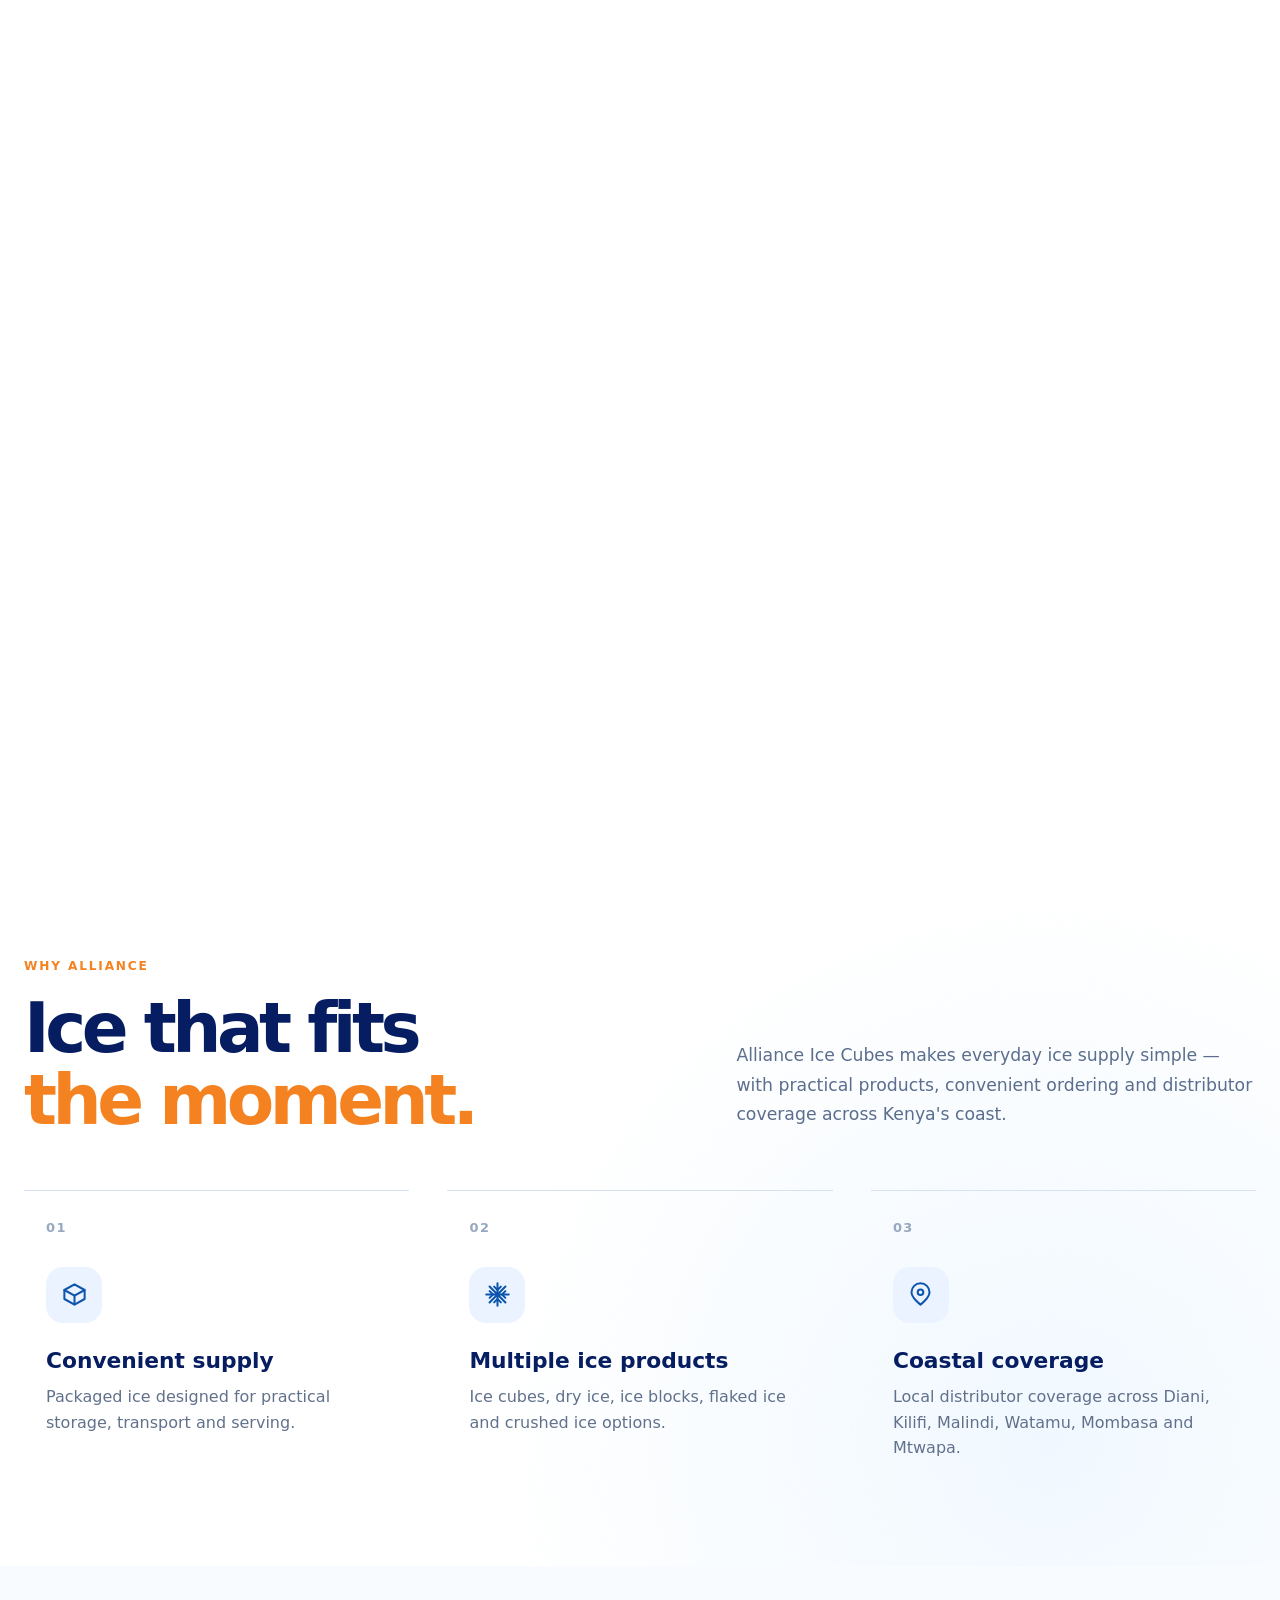
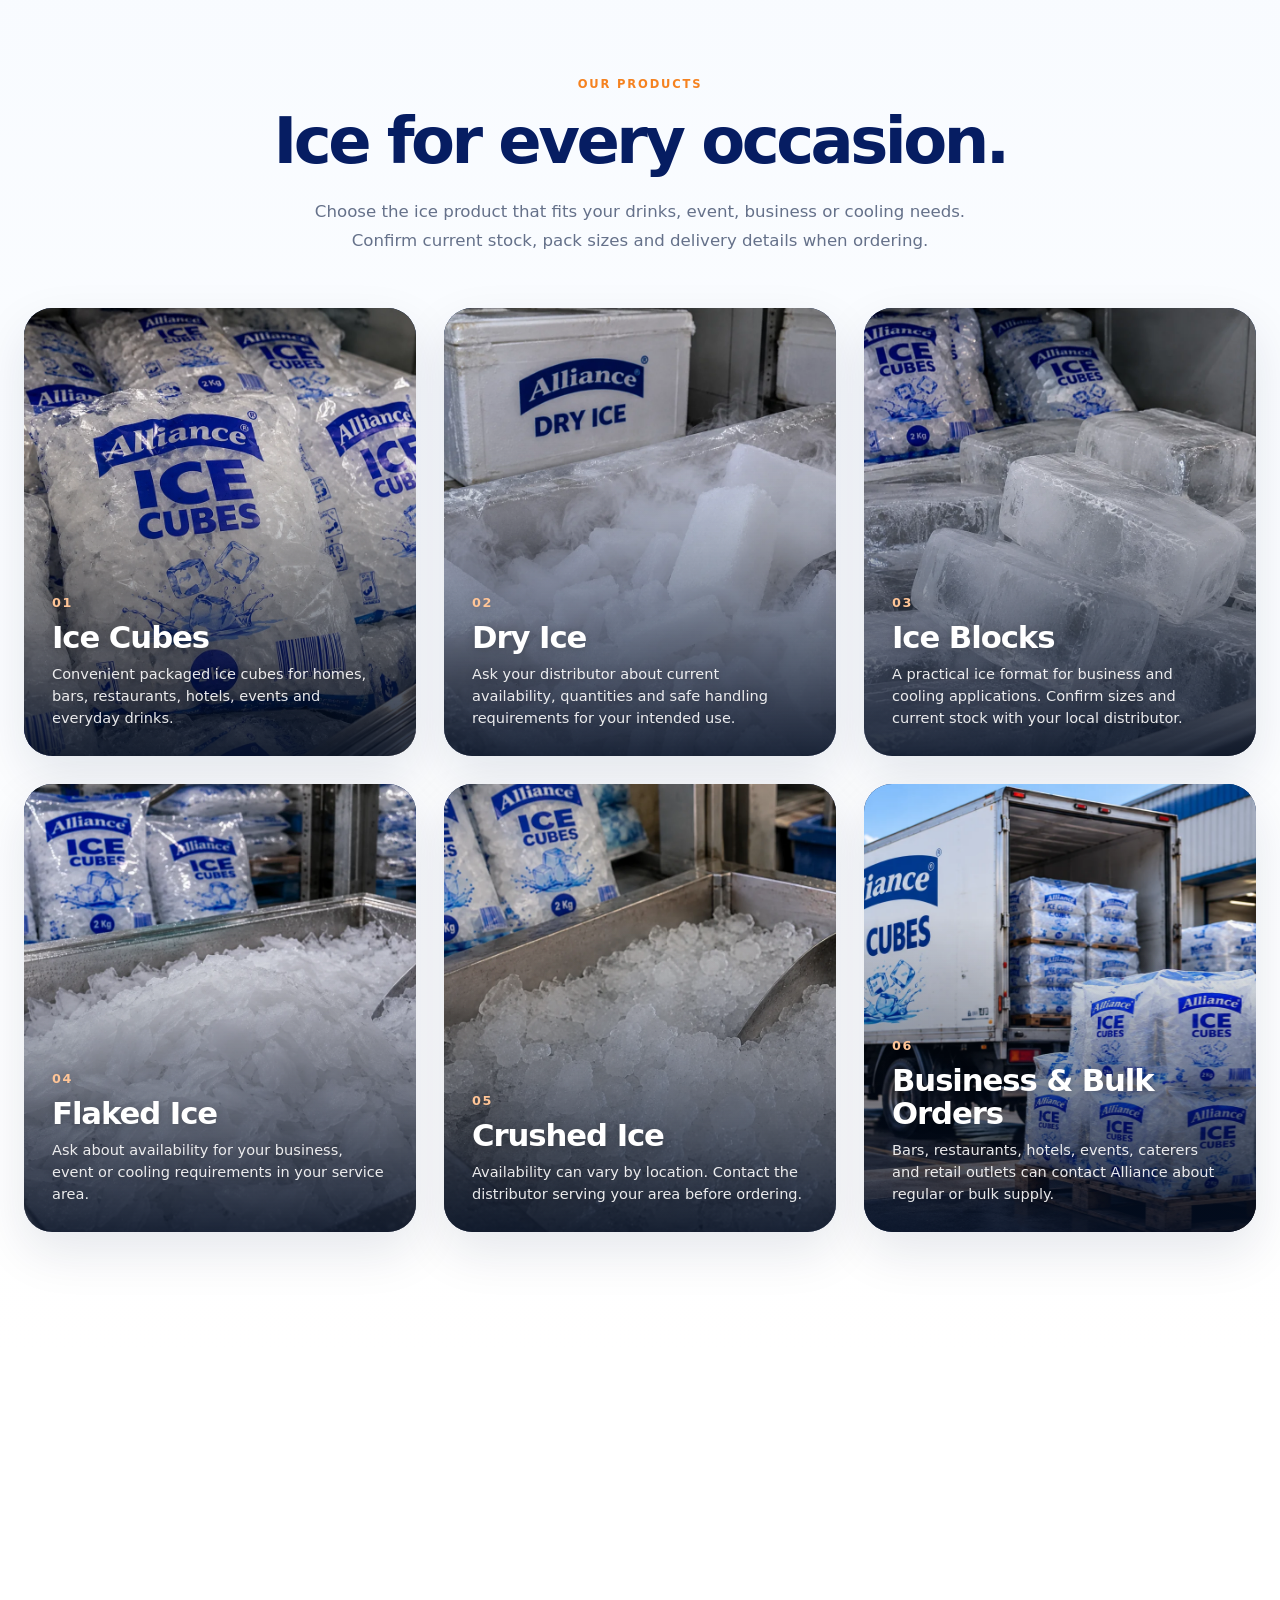
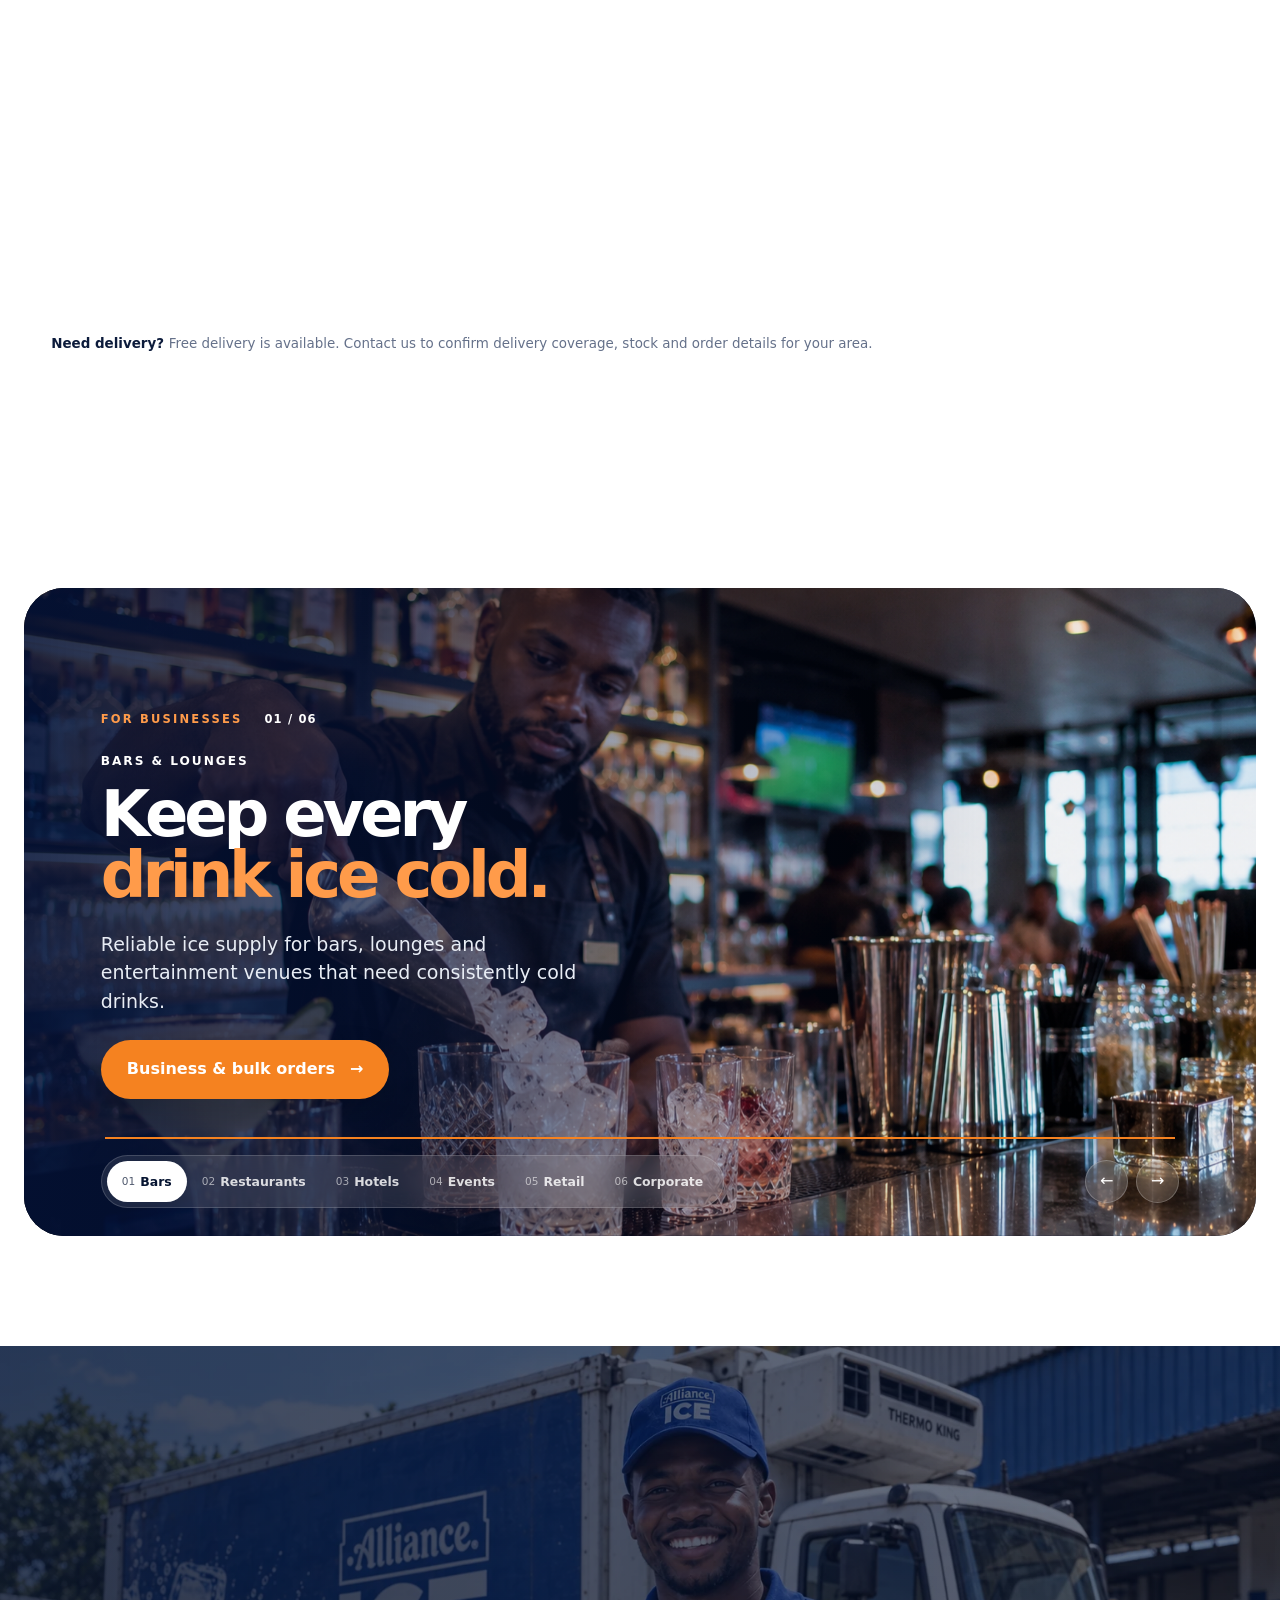
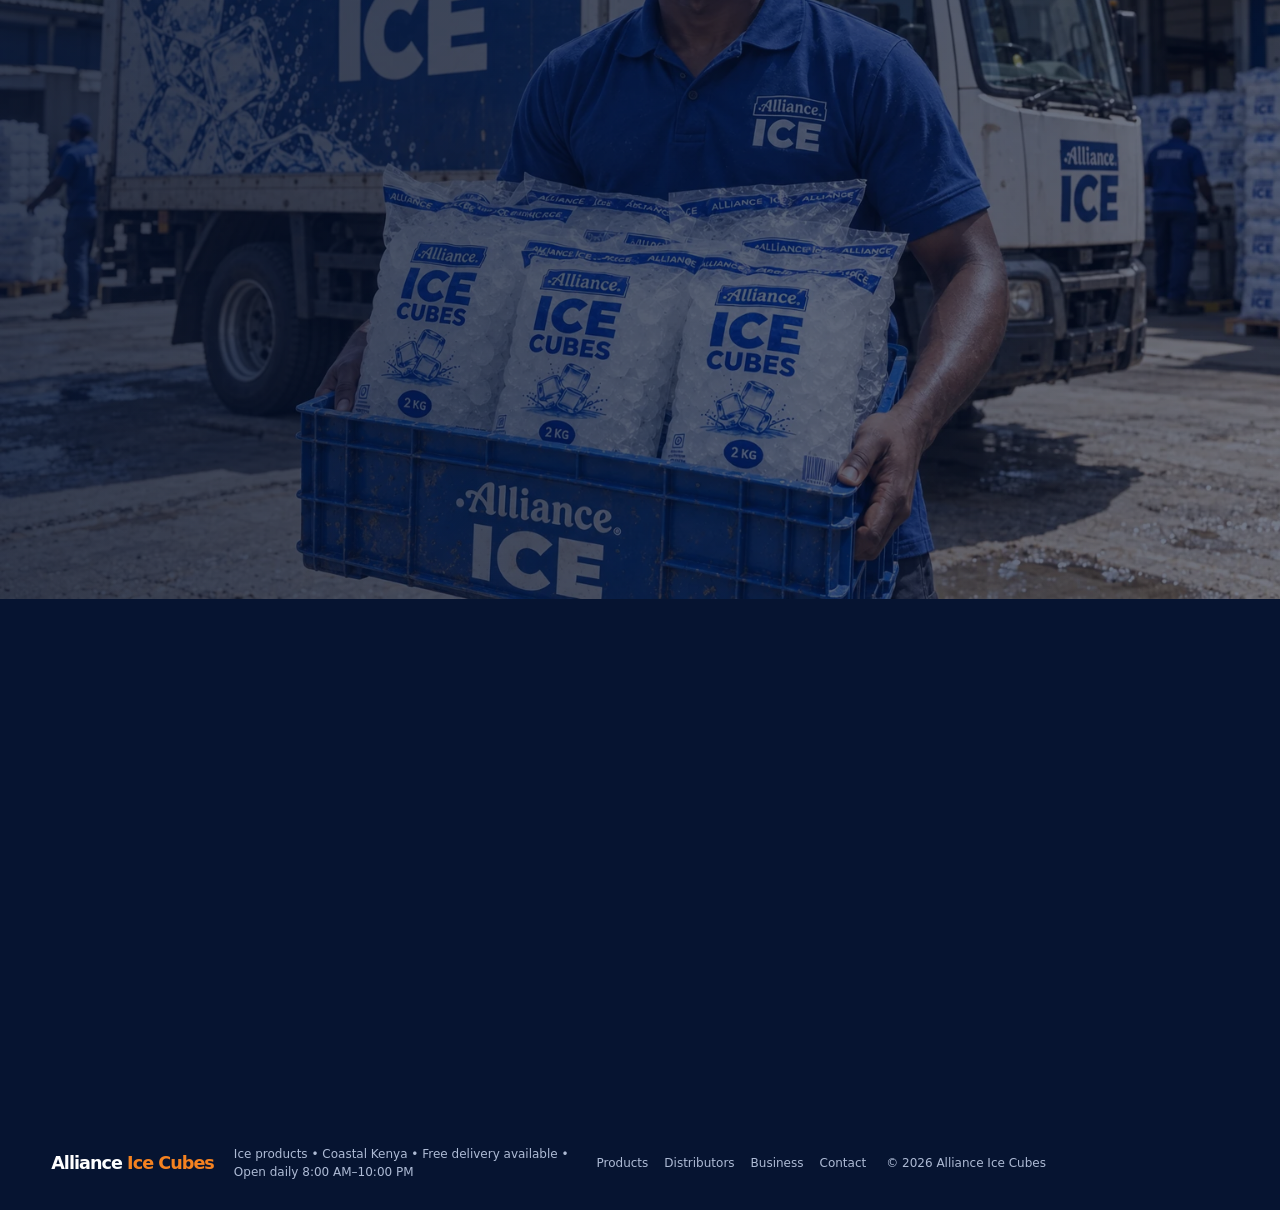
<file: index.html>
﻿<!doctype html>
<html lang="en-KE">
  <head>
    <meta charset="utf-8">
    <meta name="viewport" content="width=device-width, initial-scale=1">
    <meta name="description" content="Alliance Ice Cubes supplies packaged ice products across coastal Kenya through Liquor Hub in Diani and Kilifi, Ice Haven in Malindi and Watamu, and Allied and Industrial in Mombasa and Mtwapa. Free delivery available. Call or WhatsApp 0768 668 668.">
    <meta name="robots" content="index,follow,max-image-preview:large,max-snippet:-1,max-video-preview:-1">
    <meta name="author" content="Alliance Ice Cubes">
    <meta name="theme-color" content="#061d62">
    <link rel="canonical" href="https://www.allianceicecubes.co.ke/">
    <meta property="og:type" content="website">
    <meta property="og:image" content="https://www.allianceicecubes.co.ke/Public/Images/alliance-logo.jpeg?v=20260928">
    <meta property="og:url" content="https://www.allianceicecubes.co.ke/">
    <meta property="og:site_name" content="Alliance Ice Cubes">
    <meta property="og:title" content="Alliance Ice Cubes | Ice Delivery Across Coastal Kenya">
    <meta property="og:description" content="Ice cubes, dry ice, ice blocks, flaked ice and crushed ice. Distribution through Diani, Kilifi, Malindi, Watamu, Mombasa and Mtwapa. Free delivery available.">
    <meta property="og:locale" content="en_KE">
    <meta name="twitter:image" content="https://www.allianceicecubes.co.ke/Public/Images/alliance-logo.jpeg?v=20260928">
    <meta name="twitter:card" content="summary">
    <meta name="twitter:title" content="Alliance Ice Cubes | Coastal Kenya">
    <meta name="twitter:description" content="Premium ice products and distributor coverage across coastal Kenya. Call or WhatsApp 0768 668 668.">
    <title>
      Alliance Ice Cubes | Ice Delivery Across Coastal Kenya
    </title>
    <link rel="icon" href="Public/Images/alliance-logo.jpeg?v=20260928" type="image/jpeg">
    <link rel="preload" as="image" href="Public/Images/Focused%20Bartender%20Pouring%20Crystal%20Ice.png"><link rel="stylesheet" href="styles.css?v=20261001-logo-placement">
    <script type="application/ld+json">
      {
      "@context":"https://schema.org",
      "@type":"Organization",
      "name":"Alliance Ice Cubes",
      "url":"https://www.allianceicecubes.co.ke/",
      "description":"Ice products and distribution across coastal Kenya.",
      "telephone":"+254768668668",
      "openingHoursSpecification":{"@type":"OpeningHoursSpecification","dayOfWeek":["Monday","Tuesday","Wednesday","Thursday","Friday","Saturday","Sunday"],"opens":"08:00","closes":"22:00"},
      "areaServed":["Diani","Kilifi","Malindi","Watamu","Mombasa","Mtwapa"],
      "contactPoint":{"@type":"ContactPoint","telephone":"+254768668668","contactType":"sales","areaServed":"KE","availableLanguage":["en","sw"]},
      "knowsAbout":["Ice cubes","Dry ice","Ice blocks","Flaked ice","Crushed ice","Ice delivery"]
      }
    </script>
    <script type="application/ld+json">
      {
      "@context":"https://schema.org",
      "@type":"WebSite",
      "name":"Alliance Ice Cubes",
      "url":"https://www.allianceicecubes.co.ke/",
      "description":"Official website for Alliance Ice Cubes."
      }
    </script>
  </head>
  <body>
    <div class="intro" id="intro" aria-hidden="true">
      <div class="intro-media">
        <video class="intro-video" muted playsinline preload="metadata">
          <source src="Public/Video/v.mp4" type="video/mp4">
        </video>
        <img class="intro-logo" src="Public/Images/alliance-logo.jpeg" alt="" width="1254" height="1254" fetchpriority="high">
      </div>
    </div>
    <a class="skip-link" href="#main">
      Skip to content
    </a>
    <header class="header home-header" id="header">
      <div class="container nav">
        <a class="logo" href="#top">Alliance <span>Ice Cubes</span></a>
        <nav class="desktop-nav" aria-label="Main navigation">
          <a href="#top">Home</a>
          <a href="#why">Why us</a>
          <a href="#products">Products</a>
          <a href="#distributors">Distributors</a>
          <a href="#business">Business</a>
          <a href="#contact">Contact</a>
        </nav>
        <details class="mobile-menu">
          <summary aria-label="Open navigation menu">Menu</summary>
          <nav aria-label="Mobile navigation">
            <a href="#top">Home</a>
            <a href="#why">Why us</a>
            <a href="#products">Products</a>
            <a href="#distributors">Distributors</a>
            <a href="#business">Business</a>
            <a href="#contact">Contact</a>
          </nav>
        </details>
      </div>
    </header>
    <main id="main">
      <section class="hero home-hero" id="top">
        <img class="home-hero-logo" src="Public/Images/alliance-logo.jpeg" alt="Alliance Ice Cubes logo" width="1254" height="1254">
        <div class="container hero-grid">
          <div class="hero-copy reveal">
            <p class="eyebrow">
              <i>
              </i>
              Ice products across coastal Kenya
            </p>
            <h1>
              Cold drinks.
              <br>
              <em>
                Better moments.
              </em>
            </h1>
            <p class="lead">
              Alliance Ice Cubes supplies convenient ice products for homes, bars, restaurants, hotels, retailers, events and businesses across coastal Kenya.
            </p>
            <div class="actions">
              <a class="btn btn-orange" href="https://wa.me/254768668668?text=Hello%20Alliance%20Ice%20Cubes%2C%20I%27d%20like%20to%20place%20an%20order.">
                Order on WhatsApp
                <span>
                  &#8599;
                </span>
              </a>
              <a class="btn btn-ghost" href="#products">
                Explore our ice
                <span>
                  &#8595;
                </span>
              </a>
            </div>
            <div class="trust">
              <span>
                &#10003;
              </span>
              Free delivery available &nbsp; &bull; &nbsp; Multiple ice products &nbsp; &bull; &nbsp; Coastal distribution
            </div>
          </div>
        </div>
        <div class="scroll-cue">
          SCROLL
          <span>
            &#8595;
          </span>
        </div>
      </section>
      <section class="marquee" aria-label="Alliance Ice Cubes highlights">
        <div class="marquee-track">
          <span>
            ICE CUBES
          </span>
          <b>
              &#10022;
          </b>
          <span>
            DRY ICE
          </span>
          <b>
              &#10022;
          </b>
          <span>
            ICE BLOCKS
          </span>
          <b>
              &#10022;
          </b>
          <span>
            FLAKED ICE
          </span>
          <b>
              &#10022;
          </b>
          <span>
            CRUSHED ICE
          </span>
          <b>
              &#10022;
          </b>
          <span>
            FREE DELIVERY AVAILABLE
          </span>
        </div>
      </section>
      <section class="why-section" id="why" aria-labelledby="why-heading">
        <div class="why-container">
          <div class="why-intro">
            <div class="why-intro-title">
              <p class="why-eyebrow why-animate">
                WHY ALLIANCE
              </p>
              <h2 class="why-heading why-animate" id="why-heading">
                Ice that fits
                <br>
                <span>
                  the moment.
                </span>
              </h2>
            </div>
            <p class="why-intro-copy why-animate">
              Alliance Ice Cubes makes everyday ice supply simple &mdash; with practical products, convenient ordering and distributor coverage across Kenya's coast.
            </p>
          </div>
          <div class="why-features">
            <article class="why-feature why-animate">
              <span class="why-number">
                01
              </span>
              <span class="why-icon" aria-hidden="true">
                <svg viewBox="0 0 24 24" fill="none" stroke="currentColor" stroke-width="1.8" stroke-linecap="round" stroke-linejoin="round">
                  <path d="m12 3 9 5-9 5-9-5 9-5Z"/>
                  <path d="M3 8v8l9 5 9-5V8M12 13v8"/>
                </svg>
              </span>
              <h3>
                Convenient supply
              </h3>
              <p>
                Packaged ice designed for practical storage, transport and serving.
              </p>
            </article>
            <article class="why-feature why-animate">
              <span class="why-number">
                02
              </span>
              <span class="why-icon" aria-hidden="true">
                <svg viewBox="0 0 24 24" fill="none" stroke="currentColor" stroke-width="1.8" stroke-linecap="round" stroke-linejoin="round">
                  <path d="M12 2v20M4.93 4.93l14.14 14.14M2 12h20M4.93 19.07 19.07 4.93"/>
                  <path d="m9 5 3 3 3-3m-6 14 3-3 3 3M5 9l3 3-3 3m14-6-3 3 3 3"/>
                </svg>
              </span>
              <h3>
                Multiple ice products
              </h3>
              <p>
                Ice cubes, dry ice, ice blocks, flaked ice and crushed ice options.
              </p>
            </article>
            <article class="why-feature why-animate">
              <span class="why-number">
                03
              </span>
              <span class="why-icon" aria-hidden="true">
                <svg viewBox="0 0 24 24" fill="none" stroke="currentColor" stroke-width="1.8" stroke-linecap="round" stroke-linejoin="round">
                  <path d="M20 10c0 5-8 11-8 11S4 15 4 10a8 8 0 1 1 16 0Z"/>
                  <circle cx="12" cy="10" r="2.5"/>
                </svg>
              </span>
              <h3>
                Coastal coverage
              </h3>
              <p>
                Local distributor coverage across Diani, Kilifi, Malindi, Watamu, Mombasa and Mtwapa.
              </p>
            </article>
          </div>
        </div>
      </section>
      <section class="product-showcase" id="products" aria-labelledby="products-heading">
        <div class="product-showcase-container">
          <div class="product-showcase-heading reveal">
            <p class="kicker">
              OUR PRODUCTS
            </p>
            <h2 id="products-heading">
              Ice for
              <span>
                every occasion.
              </span>
            </h2>
            <p>
              Choose the ice product that fits your drinks, event, business or cooling needs. Confirm current stock, pack sizes and delivery details when ordering.
            </p>
          </div>
          <div class="showcase-grid">
            <div class="showcase-card">
              <img src="Public/Images/1.webp" alt="Alliance packaged ice cubes" width="1536" height="1024" loading="lazy">
              <div class="showcase-content">
                <span class="showcase-number">
                  01
                </span>
                <h3>
                  Ice Cubes
                </h3>
                <p>
                  Convenient packaged ice cubes for homes, bars, restaurants, hotels, events and everyday drinks.
                </p>
              </div>
            </div>
            <div class="showcase-card">
              <img src="Public/Images/2.webp" alt="Dry ice" width="1536" height="1024" loading="lazy">
              <div class="showcase-content">
                <span class="showcase-number">
                  02
                </span>
                <h3>
                  Dry Ice
                </h3>
                <p>
                  Ask your distributor about current availability, quantities and safe handling requirements for your intended use.
                </p>
              </div>
            </div>
            <div class="showcase-card">
              <img src="Public/Images/3.webp" alt="Ice blocks" width="1536" height="1024" loading="lazy">
              <div class="showcase-content">
                <span class="showcase-number">
                  03
                </span>
                <h3>
                  Ice Blocks
                </h3>
                <p>
                  A practical ice format for business and cooling applications. Confirm sizes and current stock with your local distributor.
                </p>
              </div>
            </div>
            <div class="showcase-card">
              <img src="Public/Images/4.webp" alt="Flaked ice and scoop" width="1536" height="1024" loading="lazy">
              <div class="showcase-content">
                <span class="showcase-number">
                  04
                </span>
                <h3>
                  Flaked Ice
                </h3>
                <p>
                  Ask about availability for your business, event or cooling requirements in your service area.
                </p>
              </div>
            </div>
            <div class="showcase-card">
              <img src="Public/Images/5.webp" alt="Crushed ice" width="1536" height="1024" loading="lazy">
              <div class="showcase-content">
                <span class="showcase-number">
                  05
                </span>
                <h3>
                  Crushed Ice
                </h3>
                <p>
                  Availability can vary by location. Contact the distributor serving your area before ordering.
                </p>
              </div>
            </div>
            <div class="showcase-card">
              <img src="Public/Images/6.webp" alt="Alliance bulk ice delivery" width="1536" height="1024" loading="lazy">
              <div class="showcase-content">
                <span class="showcase-number">
                  06
                </span>
                <h3>
                  Business &amp; Bulk Orders
                </h3>
                <p>
                  Bars, restaurants, hotels, events, caterers and retail outlets can contact Alliance about regular or bulk supply.
                </p>
              </div>
            </div>
          </div>
        </div>
      </section>
      <section class="distributor-section" id="distributors">
        <div class="container">
          <div class="section-top reveal">
            <div>
              <p class="kicker">
                Distribution network
              </p>
              <h2>
                Find Alliance
                <br>
                <span>
                  near you.
                </span>
              </h2>
            </div>
            <p>
              Alliance Ice Cubes is distributed through local partners serving key coastal Kenya markets.
            </p>
          </div>
          <div class="distributor-grid">
            <article class="distributor-card reveal">
              <span class="tag">
                Diani & Kilifi
              </span>
              <h3>
                Liquor Hub
              </h3>
              <p>
                Distributor serving Diani and Kilifi.
              </p>
              <div class="areas">
                <span>
                  Diani
                </span>
                <span>
                  Kilifi
                </span>
              </div>
            </article>
            <article class="distributor-card reveal">
              <span class="tag">
                Malindi & Watamu
              </span>
              <h3>
                Ice Haven
              </h3>
              <p>
                Distributor serving Malindi and Watamu.
              </p>
              <div class="areas">
                <span>
                  Malindi
                </span>
                <span>
                  Watamu
                </span>
              </div>
            </article>
            <article class="distributor-card reveal">
              <span class="tag">
                Mombasa & Mtwapa
              </span>
              <h3>
                Allied and Industrial
              </h3>
              <p>
                Distributor serving Mombasa and Mtwapa.
              </p>
              <div class="areas">
                <span>
                  Mombasa
                </span>
                <span>
                  Mtwapa
                </span>
              </div>
            </article>
          </div>
          <p class="distributor-note">
            <strong>
              Need delivery?
            </strong>
            Free delivery is available. Contact us to confirm delivery coverage, stock and order details for your area.
          </p>
        </div>
      </section>
      <section class="business-section" id="business" aria-label="Business ice supply">
        <div class="business-carousel" aria-roledescription="carousel" aria-label="Businesses we serve" tabindex="0">
          <div class="business-slides"></div>
          <div class="business-shade" aria-hidden="true"></div>
          <div class="business-content" aria-live="polite"></div>
          <div class="business-bottom">
            <div class="business-progress" aria-hidden="true"><span></span></div>
            <div class="business-controls">
              <div class="business-nav" role="group" aria-label="Choose a business"></div>
              <div class="business-arrows">
                <button type="button" class="business-arrow business-prev" aria-label="Previous business">←</button>
                <button type="button" class="business-arrow business-next" aria-label="Next business">→</button>
              </div>
            </div>
          </div>
        </div>
      </section>
      <section class="delivery">
        <div class="container delivery-grid">
          <div class="reveal">
            <p class="kicker">
              Delivery
            </p>
            <h2>
              Cold supply,
              <br>
              <span>
                made easier.
              </span>
            </h2>
            <p class="dark">
              We offer free delivery. Contact the distributor serving your area to confirm availability, delivery coverage and order requirements.
            </p>
            <a class="btn btn-orange" href="https://wa.me/254768668668?text=Hello%20Alliance%20Ice%20Cubes%2C%20please%20confirm%20delivery%20availability%20for%20my%20location.">
              Check delivery
              <span>
                &#8599;
              </span>
            </a>
          </div>
          <div class="delivery-card reveal">
            <h3>
              Areas in our coastal network
            </h3>
            <p>
              Current distributor coverage includes:
            </p>
            <div class="delivery-points">
              <div class="delivery-point">
                <div class="icon">
                  &#10003;
                </div>
                <div>
                  <strong>
                    Liquor Hub
                  </strong>
                  <small>
                    Diani & Kilifi
                  </small>
                </div>
              </div>
              <div class="delivery-point">
                <div class="icon">
                  &#10003;
                </div>
                <div>
                  <strong>
                    Ice Haven
                  </strong>
                  <small>
                    Malindi & Watamu
                  </small>
                </div>
              </div>
              <div class="delivery-point">
                <div class="icon">
                  &#10003;
                </div>
                <div>
                  <strong>
                    Allied and Industrial
                  </strong>
                  <small>
                    Mombasa & Mtwapa
                  </small>
                </div>
              </div>
            </div>
          </div>
        </div>
      </section>
      <section class="contact" id="contact">
        <div class="container contact-grid">
          <div class="reveal">
            <p class="kicker light">
              Contact Alliance
            </p>
            <h2>
              Ready to
              <br>
              <span>
                order ice?
              </span>
            </h2>
            <p>
              Call or WhatsApp our team for product availability, pricing, bulk orders and delivery information.
            </p>
            <p class="contact-hours">
              <strong>
                Open daily:
              </strong>
              8:00 AM &ndash; 10:00 PM
            </p>
          </div>
          <div class="contact-links reveal">
            <div class="contact-socials" aria-label="Social media">
              <a href="https://www.facebook.com/liquorhubdiani" target="_blank" rel="noopener noreferrer">
                <svg viewBox="0 0 24 24" fill="currentColor" aria-hidden="true" focusable="false">
                  <path d="M13.5 21v-8h2.7l.4-3.1h-3.1V7.9c0-.9.3-1.5 1.6-1.5h1.7V3.6c-.3 0-1.3-.1-2.5-.1-2.5 0-4.2 1.5-4.2 4.3v2.1H7.3V13h2.8v8h3.4Z"/>
                </svg>
                Facebook
                <span aria-hidden="true">
                  &#8599;
                </span>
              </a>
              <a href="https://x.com/liquorhubdiani" target="_blank" rel="noopener noreferrer">
                <svg viewBox="0 0 24 24" fill="currentColor" aria-hidden="true" focusable="false">
                  <path d="M18.9 3H22l-6.8 7.8L23.2 21h-6.3L12 14.7 6.5 21H3.4l7.3-8.5L3 3h6.5l4.5 5.8L18.9 3Zm-1.1 16.2h1.7L8.6 4.7H6.8l11 14.5Z"/>
                </svg>
                X
                <span aria-hidden="true">
                  &#8599;
                </span>
              </a>
              <a href="https://www.instagram.com/allianceicecubes?stkn=OWhwZm4yNGM3OXhm" target="_blank" rel="noopener noreferrer">
                <svg viewBox="0 0 24 24" fill="none" stroke="currentColor" stroke-width="2" stroke-linecap="round" stroke-linejoin="round" aria-hidden="true" focusable="false">
                  <rect x="2" y="2" width="20" height="20" rx="5"/>
                  <circle cx="12" cy="12" r="4"/>
                  <circle cx="17.5" cy="6.5" r="1" fill="currentColor" stroke="none"/>
                </svg>
                Instagram
                <span aria-hidden="true">
                  &#8599;
                </span>
              </a>
            </div>
            <div class="contact-link contact-direct">
              <strong>
                Call or text us at
              </strong>
              <span class="contact-number">
                0768 668 668
              </span>
              <div class="contact-direct-actions">
                <a href="tel:+254768668668">
                  Call
                </a>
                <a href="https://wa.me/254768668668?text=Hello%20Alliance%20Ice%20Cubes%2C%20I%27d%20like%20to%20order%20ice." rel="noopener">
                  Text on WhatsApp
                </a>
              </div>
            </div>
            <a class="contact-link" href="#distributors">
              View distributor network
              <small>
                Diani &bull; Kilifi &bull; Malindi &bull; Watamu &bull; Mombasa &bull; Mtwapa
              </small>
            </a>
          </div>
        </div>
      </section>
    </main>
    <footer>
      <div class="container footer">
        <div class="logo">
          Alliance
          <span>
            Ice Cubes
          </span>
        </div>
        <p>
          Ice products &bull; Coastal Kenya &bull; Free delivery available &bull; Open daily 8:00 AM&ndash;10:00 PM
        </p>
        <div class="footer-links">
          <a href="#products">
            Products
          </a>
          <a href="#distributors">
            Distributors
          </a>
          <a href="#business">
            Business
          </a>
          <a href="#contact">
            Contact
          </a>
        </div>
        <p>
          &copy;
          <span id="year">
          </span>
          Alliance Ice Cubes
        </p>
      </div>
    </footer>
    <script src="script.js?v=20261001-business-carousel">
    </script>
  </body>
</html>
</file>
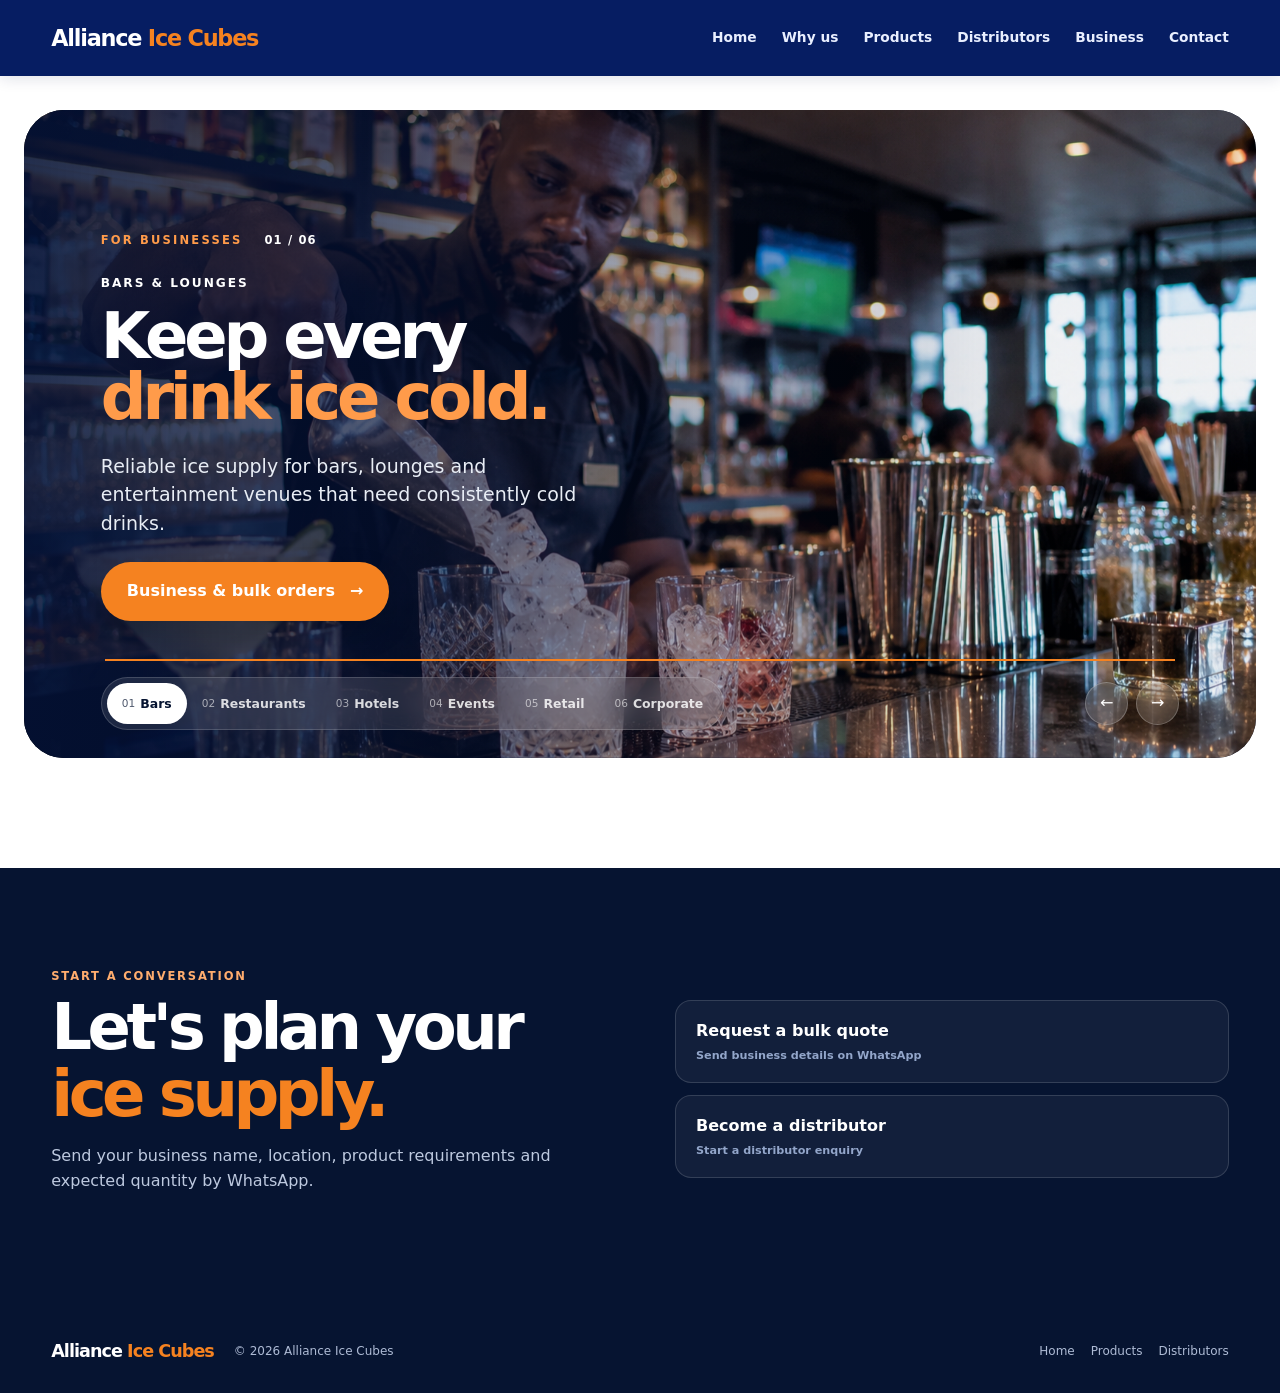
<file: business.html>
﻿<!doctype html>
<html lang="en-KE">
  <head>
    <meta charset="utf-8" />
    <meta name="viewport" content="width=device-width,initial-scale=1" />
    <meta
      name="description"
      content="Alliance Ice Cubes business and bulk supply for bars, restaurants, hotels, events, caterers, retail outlets and corporate orders across coastal Kenya."
    />
    <meta name="robots" content="index,follow,max-image-preview:large" />
    <link
      rel="canonical"
      href="https://www.allianceicecubes.co.ke/business.html"
    />
    <meta property="og:type" content="website" />
    <meta
      property="og:image"
      content="https://www.allianceicecubes.co.ke/Public/Images/alliance-logo.jpeg?v=20260928"
    />
    <meta
      property="og:url"
      content="https://www.allianceicecubes.co.ke/business.html"
    />
    <meta
      property="og:title"
      content="Business & Bulk Ice Supply | Alliance Ice Cubes"
    />
    <meta
      property="og:description"
      content="Business and bulk ice supply for hospitality, events and retail across coastal Kenya."
    />
    <meta
      name="twitter:image"
      content="https://www.allianceicecubes.co.ke/Public/Images/alliance-logo.jpeg?v=20260928"
    />
    <title>Business & Bulk Ice Supply | Alliance Ice Cubes</title>
    <link
      rel="icon"
      href="Public/Images/alliance-logo.jpeg?v=20260928"
      type="image/jpeg"
    />
    <link
      rel="preload"
      as="image"
      href="Public/Images/Focused%20Bartender%20Pouring%20Crystal%20Ice.png"
    />
    <link rel="stylesheet" href="styles.css?v=20261001-logo-placement" />
  </head>
  <body>
    <a class="skip-link" href="#main">Skip to content</a>
    <header class="header" id="header">
      <div class="container nav">
        <a class="logo" href="index.html#top">Alliance <span>Ice Cubes</span></a>
        <nav class="desktop-nav" aria-label="Main navigation">
          <a href="index.html#top">Home</a
          ><a href="index.html#why">Why us</a
          ><a href="index.html#products">Products</a
          ><a href="index.html#distributors">Distributors</a
          ><a href="index.html#business">Business</a
          ><a href="index.html#contact">Contact</a>
        </nav>
        <details class="mobile-menu">
          <summary aria-label="Open navigation menu">Menu</summary>
          <nav aria-label="Mobile navigation">
            <a href="index.html#top">Home</a
            ><a href="index.html#why">Why us</a
            ><a href="index.html#products">Products</a
            ><a href="index.html#distributors">Distributors</a
            ><a href="index.html#business">Business</a
            ><a href="index.html#contact">Contact</a>
          </nav>
        </details>
      </div>
    </header>
    <main id="main">
      <section
        class="business-section business-page-section"
        id="business"
        aria-label="Business ice supply"
      >
        <h1 class="visually-hidden">Business and bulk ice supply</h1>
        <div
          class="business-carousel"
          aria-roledescription="carousel"
          aria-label="Businesses we serve"
          tabindex="0"
        >
          <div class="business-slides"></div>
          <div class="business-shade" aria-hidden="true"></div>
          <div class="business-content" aria-live="polite"></div>
          <div class="business-bottom">
            <div class="business-progress" aria-hidden="true">
              <span></span>
            </div>
            <div class="business-controls">
              <div
                class="business-nav"
                role="group"
                aria-label="Choose a business"
              ></div>
              <div class="business-arrows">
                <button
                  type="button"
                  class="business-arrow business-prev"
                  aria-label="Previous business"
                >
                  ←</button
                ><button
                  type="button"
                  class="business-arrow business-next"
                  aria-label="Next business"
                >
                  →
                </button>
              </div>
            </div>
          </div>
        </div>
      </section>
      <section class="contact">
        <div class="container contact-grid">
          <div class="reveal">
            <p class="kicker light">Start a conversation</p>
            <h2>Let's plan your<br /><span>ice supply.</span></h2>
            <p>
              Send your business name, location, product requirements and
              expected quantity by WhatsApp.
            </p>
          </div>
          <div class="contact-links reveal">
            <a
              class="contact-link"
              href="https://wa.me/254768668668?text=Hello%20Alliance%20Ice%20Cubes%2C%20Business%20name%3A%20%5BBUSINESS%5D%0ALocation%3A%20%5BLOCATION%5D%0AProduct%3A%20%5BPRODUCT%5D%0AQuantity%3A%20%5BQUANTITY%5D"
              >Request a bulk quote<small
                >Send business details on WhatsApp</small
              ></a
            ><a
              class="contact-link"
              href="https://wa.me/254768668668?text=Hello%20Alliance%20Ice%20Cubes%2C%20I%20would%20like%20to%20become%20a%20distributor."
              >Become a distributor<small>Start a distributor enquiry</small></a
            >
          </div>
        </div>
      </section>
    </main>
    <footer>
      <div class="container footer">
        <div class="logo">Alliance <span>Ice Cubes</span></div>
        <p>&copy; <span id="year"></span> Alliance Ice Cubes</p>
        <div class="footer-links">
          <a href="index.html#top">Home</a><a href="index.html#products">Products</a
          ><a href="index.html#distributors">Distributors</a>
        </div>
      </div>
    </footer>
    <script src="script.js?v=20261001-business-carousel"></script>
  </body>
</html>
</file>
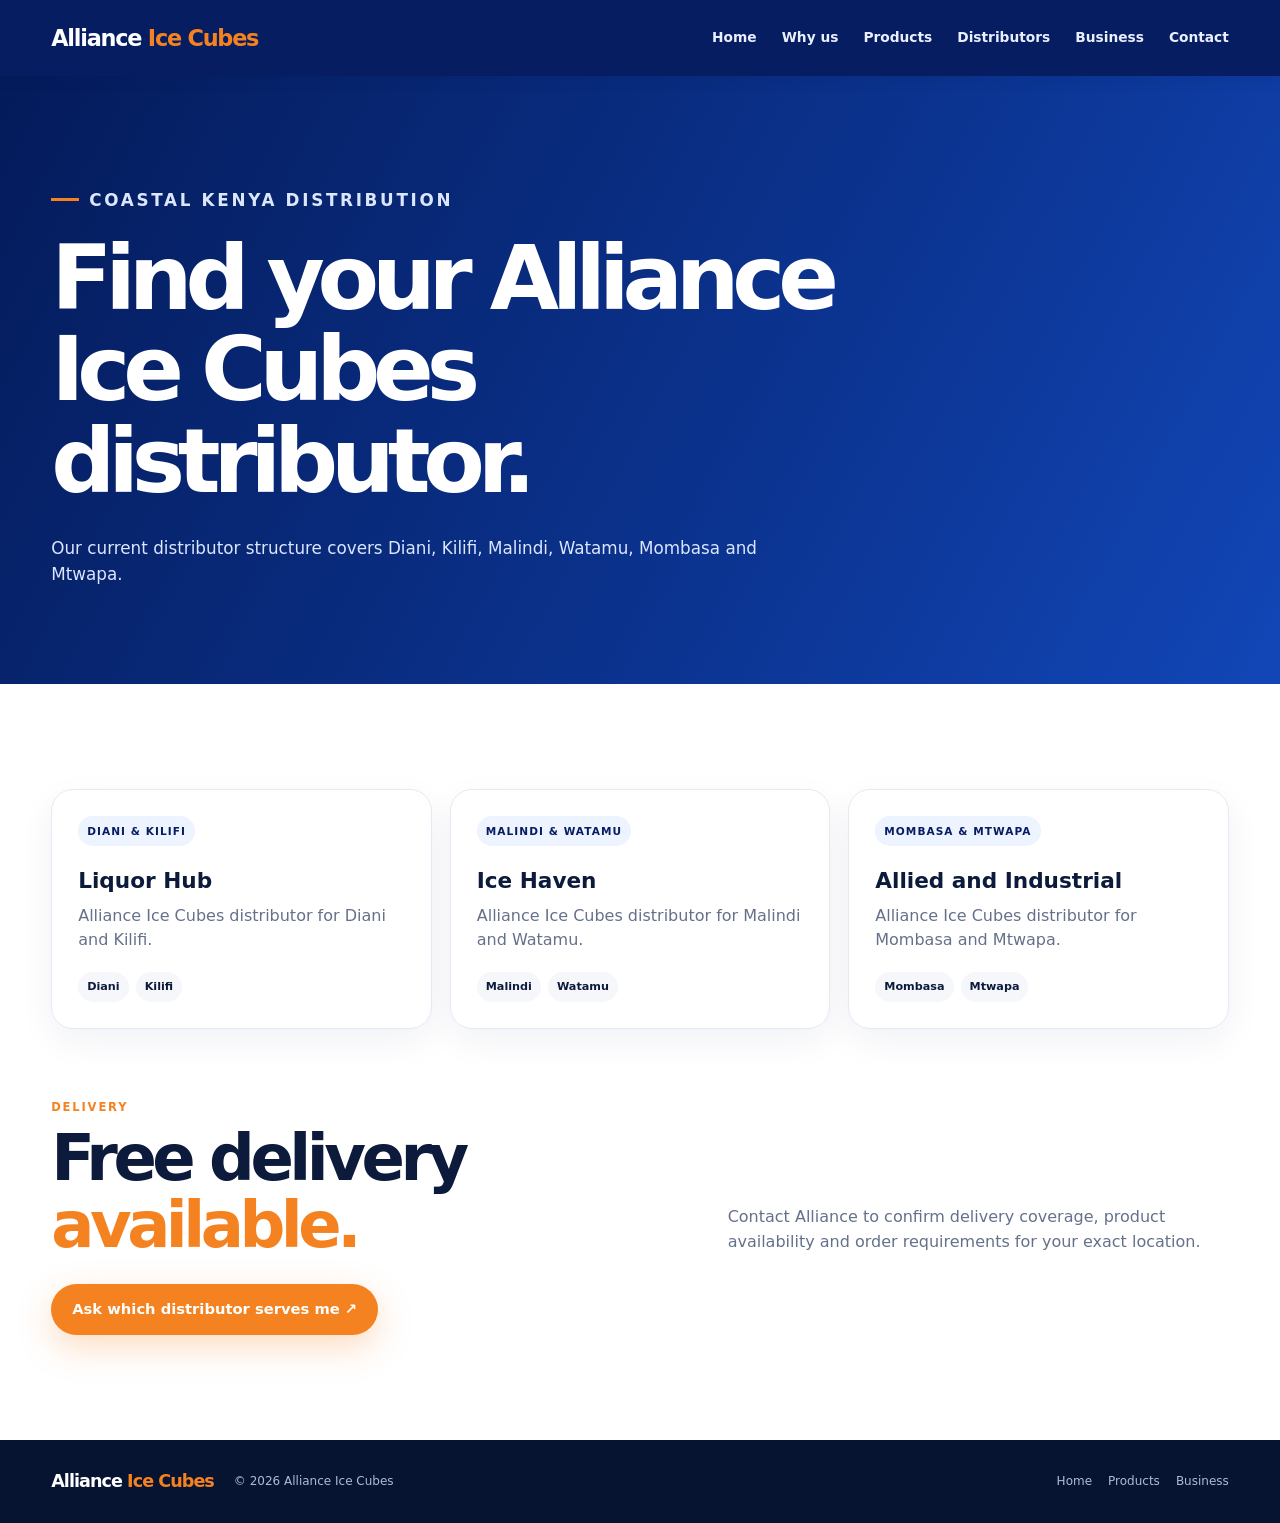
<file: distributors.html>
<!doctype html>
<html lang="en-KE">
  <head>
    <meta charset="utf-8" />
    <meta name="viewport" content="width=device-width,initial-scale=1" />
    <meta
      name="description"
      content="Alliance Ice Cubes distributor network: Liquor Hub serves Diani and Kilifi, Ice Haven serves Malindi and Watamu, and Allied and Industrial serves Mombasa and Mtwapa."
    />
    <meta name="robots" content="index,follow,max-image-preview:large" />
    <link
      rel="canonical"
      href="https://www.allianceicecubes.co.ke/distributors.html"
    />
    <meta property="og:type" content="website" />
    <meta
      property="og:image"
      content="https://www.allianceicecubes.co.ke/Public/Images/alliance-logo.jpeg?v=20260928"
    />
    <meta
      property="og:url"
      content="https://www.allianceicecubes.co.ke/distributors.html"
    />
    <meta
      property="og:title"
      content="Alliance Ice Cubes Distributors | Coastal Kenya"
    />
    <meta
      property="og:description"
      content="Find Alliance Ice Cubes distributors in Diani, Kilifi, Malindi, Watamu, Mombasa and Mtwapa."
    />
    <meta
      name="twitter:image"
      content="https://www.allianceicecubes.co.ke/Public/Images/alliance-logo.jpeg?v=20260928"
    />
    <title>Distributors | Alliance Ice Cubes Coastal Kenya</title>
    <link
      rel="icon"
      href="Public/Images/alliance-logo.jpeg?v=20260928"
      type="image/jpeg"
    />
    <link rel="stylesheet" href="styles.css?v=20261001-logo-placement" />
    <script type="application/ld+json">
      {
        "@context": "https://schema.org",
        "@type": "Organization",
        "name": "Alliance Ice Cubes",
        "department": [
          {
            "@type": "Organization",
            "name": "Liquor Hub",
            "areaServed": ["Diani", "Kilifi"]
          },
          {
            "@type": "Organization",
            "name": "Ice Haven",
            "areaServed": ["Malindi", "Watamu"]
          },
          {
            "@type": "Organization",
            "name": "Allied and Industrial",
            "areaServed": ["Mombasa", "Mtwapa"]
          }
        ]
      }
    </script>
  </head>
  <body>
    <a class="skip-link" href="#main">Skip to content</a>
    <header class="header" id="header">
      <div class="container nav">
        <a class="logo" href="index.html#top">Alliance <span>Ice Cubes</span></a>
        <nav class="desktop-nav" aria-label="Main navigation">
          <a href="index.html#top">Home</a
          ><a href="index.html#why">Why us</a
          ><a href="index.html#products">Products</a
          ><a href="index.html#distributors">Distributors</a
          ><a href="index.html#business">Business</a
          ><a href="index.html#contact">Contact</a>
        </nav>
        <details class="mobile-menu">
          <summary aria-label="Open navigation menu">Menu</summary>
          <nav aria-label="Mobile navigation">
            <a href="index.html#top">Home</a
            ><a href="index.html#why">Why us</a
            ><a href="index.html#products">Products</a
            ><a href="index.html#distributors">Distributors</a
            ><a href="index.html#business">Business</a
            ><a href="index.html#contact">Contact</a>
          </nav>
        </details>
      </div>
    </header>
    <main id="main">
      <section class="page-hero">
        <div class="container">
          <p class="eyebrow"><i></i> Coastal Kenya distribution</p>
          <h1>Find your Alliance Ice Cubes distributor.</h1>
          <p>
            Our current distributor structure covers Diani, Kilifi, Malindi,
            Watamu, Mombasa and Mtwapa.
          </p>
        </div>
      </section>
      <section class="section">
        <div class="container">
          <div class="distributor-grid">
            <article class="distributor-card reveal">
              <span class="tag">Diani & Kilifi</span>
              <h3>Liquor Hub</h3>
              <p>Alliance Ice Cubes distributor for Diani and Kilifi.</p>
              <div class="areas"><span>Diani</span><span>Kilifi</span></div>
            </article>
            <article class="distributor-card reveal">
              <span class="tag">Malindi & Watamu</span>
              <h3>Ice Haven</h3>
              <p>Alliance Ice Cubes distributor for Malindi and Watamu.</p>
              <div class="areas"><span>Malindi</span><span>Watamu</span></div>
            </article>
            <article class="distributor-card reveal">
              <span class="tag">Mombasa & Mtwapa</span>
              <h3>Allied and Industrial</h3>
              <p>Alliance Ice Cubes distributor for Mombasa and Mtwapa.</p>
              <div class="areas"><span>Mombasa</span><span>Mtwapa</span></div>
            </article>
          </div>
          <div
            class="section-top reveal"
            style="margin-top: 70px; margin-bottom: 0"
          >
            <div>
              <p class="kicker">Delivery</p>
              <h2>Free delivery<br /><span>available.</span></h2>
            </div>
            <p>
              Contact Alliance to confirm delivery coverage, product
              availability and order requirements for your exact location.
            </p>
          </div>
          <div style="margin-top: 25px">
            <a
              class="btn btn-orange"
              href="https://wa.me/254768668668?text=Hello%20Alliance%20Ice%20Cubes%2C%20please%20tell%20me%20which%20distributor%20serves%20my%20area."
              >Ask which distributor serves me ↗</a
            >
          </div>
        </div>
      </section>
    </main>
    <footer>
      <div class="container footer">
        <div class="logo">Alliance <span>Ice Cubes</span></div>
        <p>© <span id="year"></span> Alliance Ice Cubes</p>
        <div class="footer-links">
          <a href="index.html#top">Home</a><a href="index.html#products">Products</a
          ><a href="index.html#business">Business</a>
        </div>
      </div>
    </footer>
    <script src="script.js?v=20261001-classic-nav"></script>
  </body>
</html>
</file>
<file: styles.css>
:root{--blue:#061d62;--blue2:#0b3ca8;--orange:#f58220;--orange2:#ff9b4a;--ink:#0c1b3b;--muted:#65718a;--cream:#f5f8fd;--line:#e5eaf3;--white:#fff;--green:#1fa968;--shadow:0 25px 80px rgba(7,35,105,.14);--radius:28px}
*{box-sizing:border-box}html{scroll-behavior:smooth;scroll-padding-top:85px}body{margin:0;font-family:Inter,system-ui,-apple-system,BlinkMacSystemFont,"Segoe UI",sans-serif;color:var(--ink);background:#fff;line-height:1.55}img{display:block;width:100%;max-width:100%}a{text-decoration:none;color:inherit}button,input,textarea,select{font:inherit}.container{width:min(1180px,92%);margin:auto}.skip-link{position:absolute;left:12px;top:-50px;background:#fff;color:var(--blue);padding:10px 14px;border-radius:8px;z-index:100}.skip-link:focus{top:12px}
.header{position:absolute;z-index:50;top:0;left:0;right:0;padding:22px 0;color:#fff;transition:.3s}.header.scrolled{position:fixed;background:rgba(5,27,88,.92);backdrop-filter:blur(16px);padding:13px 0;box-shadow:0 8px 30px rgba(0,0,0,.12)}.nav{display:flex;align-items:center;justify-content:space-between;gap:22px}.logo{font-size:1.4rem;font-weight:900;letter-spacing:-.055em;color:#fff;white-space:nowrap}.logo span{color:var(--orange)}.desktop-nav{display:flex;gap:25px;font-size:.86rem;font-weight:800;color:#e9efff}.desktop-nav a{transition:.2s}.desktop-nav a:hover,.desktop-nav a:focus-visible{color:#ffd1ad}.btn span{margin-left:7px}
.hero{position:relative;min-height:790px;overflow:hidden;background:linear-gradient(118deg,#041a58,#0b338f 55%,#1246b7);color:#fff}.hero:after{content:"";position:absolute;inset:auto 0 0;height:170px;background:linear-gradient(transparent,#fff);opacity:.1}.hero-grid{position:relative;z-index:2;min-height:790px;display:grid;grid-template-columns:1.02fr .98fr;gap:55px;align-items:center;padding-top:55px}.eyebrow,.kicker{text-transform:uppercase;letter-spacing:.16em;font-size:.72rem;font-weight:900}.eyebrow{display:flex;align-items:center;gap:10px;color:#fff}.eyebrow i{display:inline-block;width:28px;height:3px;background:var(--orange)}h1{font-size:clamp(3.8rem,7.2vw,7rem);line-height:.88;letter-spacing:-.08em;margin:20px 0 28px}h1 em{font-style:normal;color:#ff9640}.lead{font-size:1.05rem;max-width:640px;color:#dbe6ff}.actions{display:flex;flex-wrap:wrap;gap:12px;margin:30px 0 20px}.btn{display:inline-flex;align-items:center;justify-content:center;border-radius:999px;padding:14px 21px;font-size:.92rem;font-weight:900;min-height:48px}.btn-orange{background:var(--orange);color:#fff;box-shadow:0 12px 35px rgba(245,130,32,.28)}.btn-ghost{border:1px solid rgba(255,255,255,.3);background:rgba(255,255,255,.06);color:#fff}.trust{font-size:.76rem;color:#bfcdf0}.trust span{display:inline-grid;place-items:center;background:var(--orange);width:18px;height:18px;border-radius:50%;font-weight:900;color:#fff}.scroll-cue{position:absolute;z-index:3;bottom:25px;left:4%;font-size:.65rem;letter-spacing:.18em;color:#c5d2ef}.scroll-cue span{font-size:1rem;margin-left:7px}
.marquee{overflow:hidden;background:var(--orange);color:#fff;padding:15px 0;font-weight:900;font-size:.7rem;letter-spacing:.12em}.marquee-track{display:flex;align-items:center;justify-content:center;gap:26px;white-space:nowrap}.marquee b{font-size:.8rem}
.section{padding:105px 0}.section-top{display:grid;grid-template-columns:1fr .8fr;gap:50px;align-items:end;margin-bottom:50px}.kicker{color:var(--orange);margin:0 0 8px}.section-top h2,.product-copy h2,.business-copy h2{font-size:clamp(2.7rem,5vw,4.8rem);line-height:.92;letter-spacing:-.07em;margin:0}.section-top h2 span,.product-copy h2 span,.business-copy h2 span{color:var(--orange)}.section-top>p{color:var(--muted);max-width:500px;margin:0 0 4px}.dark{color:var(--muted);margin:25px 0}
.distributor-section{padding:110px 0;background:#fff}.distributor-grid{display:grid;grid-template-columns:repeat(3,1fr);gap:18px}.distributor-card{border:1px solid var(--line);border-radius:22px;padding:26px;background:#fff;box-shadow:0 12px 35px rgba(7,35,105,.06);display:flex;flex-direction:column;min-height:240px}.distributor-card .tag{display:inline-flex;align-self:flex-start;background:#edf3ff;color:var(--blue);font-size:.66rem;font-weight:900;letter-spacing:.1em;text-transform:uppercase;padding:7px 9px;border-radius:999px}.distributor-card h3{margin:18px 0 6px;font-size:1.35rem}.distributor-card p{color:var(--muted);margin:0 0 18px}.areas{display:flex;flex-wrap:wrap;gap:7px;margin-top:auto}.areas span{font-size:.7rem;font-weight:800;background:#f5f7fb;padding:6px 9px;border-radius:999px}.distributor-note{margin-top:22px;color:var(--muted);font-size:.84rem}.distributor-note strong{color:var(--ink)}
.business-section{padding:110px 0;background:#fff}.business-card{background:linear-gradient(120deg,#061b60,#0b3ca8);border-radius:36px;color:#fff;padding:70px;display:grid;grid-template-columns:1fr 1fr;gap:70px;overflow:hidden;position:relative}.business-card:after{content:"";position:absolute;width:450px;height:450px;border-radius:50%;right:-250px;bottom:-280px;border:80px solid rgba(255,255,255,.035)}.kicker.light{color:#ffad6e}.business-copy h2{font-size:clamp(2.7rem,5vw,4.5rem)}.business-copy>p:not(.kicker){color:#cdd9f5;max-width:480px;margin:25px 0 30px}.business-list{display:grid;grid-template-columns:1fr 1fr;gap:12px;align-content:center}.business-list div{padding:18px;border:1px solid rgba(255,255,255,.15);border-radius:15px;background:rgba(255,255,255,.055);display:flex;gap:12px;align-items:center}.business-list b{color:#8fa8dc;font-size:.65rem}.business-list span{font-weight:800;font-size:.86rem}
.delivery{padding:100px 0;background:var(--cream)}.delivery-grid{display:grid;grid-template-columns:.8fr 1.2fr;gap:60px;align-items:center}.delivery-card{background:#fff;border-radius:28px;padding:30px;box-shadow:var(--shadow);border:1px solid var(--line)}.delivery-card h3{margin:0 0 10px;font-size:1.5rem}.delivery-card p{margin:0;color:var(--muted)}.delivery-points{display:grid;gap:15px;margin-top:24px}.delivery-point{display:flex;gap:12px;align-items:flex-start}.delivery-point .icon{width:30px;height:30px;border-radius:50%;background:#fff1e7;color:var(--orange);display:grid;place-items:center;font-weight:900;flex:none}.delivery-point strong{display:block}.delivery-point small{display:block;color:var(--muted);margin-top:2px}.contact{padding:100px 0;background:#061431;color:#fff}.contact-grid{display:grid;grid-template-columns:1fr 1fr;gap:70px;align-items:center}.contact h2{font-size:clamp(2.7rem,5vw,4.8rem);line-height:.92;letter-spacing:-.07em;margin:0}.contact h2 span{color:var(--orange)}.contact p{color:#bdc9df}.contact-links{display:grid;gap:12px}.contact-link{padding:18px 20px;border:1px solid rgba(255,255,255,.14);border-radius:16px;background:rgba(255,255,255,.05);font-weight:800}.contact-link small{display:block;color:#93a6ca;font-size:.7rem;font-weight:600;margin-top:3px}footer{background:#061431;color:#aebbd5;padding:28px 0}.footer{display:flex;align-items:center;justify-content:space-between;gap:20px;font-size:.75rem}.footer .logo{font-size:1.1rem}.footer p{margin:0}.footer-links{display:flex;gap:16px}.footer-links a:hover{color:#fff}.reveal{opacity:0;transform:translateY(22px);transition:opacity .7s ease,transform .7s ease}.reveal.visible{opacity:1;transform:none}.page-hero{padding:170px 0 80px;background:linear-gradient(118deg,#041a58,#0b338f 60%,#1246b7);color:#fff}.page-hero h1{font-size:clamp(3.3rem,7vw,6.5rem);max-width:900px}.page-hero p{max-width:720px;color:#dbe6ff;font-size:1.05rem}.cards-grid{display:grid;grid-template-columns:repeat(3,1fr);gap:18px}.simple-card{border:1px solid var(--line);border-radius:22px;padding:28px;background:#fff;box-shadow:0 12px 35px rgba(7,35,105,.05)}.simple-card h3{margin:12px 0 7px}.simple-card p{color:var(--muted);margin:0}.pill{display:inline-flex;padding:7px 10px;border-radius:999px;background:#edf3ff;color:var(--blue);font-size:.65rem;font-weight:900;text-transform:uppercase;letter-spacing:.1em}
@media(max-width:960px){.desktop-nav{display:none}.hero-grid,.business-card,.delivery-grid,.contact-grid{grid-template-columns:1fr}.hero{min-height:auto}.hero-grid{min-height:auto;padding:145px 0 85px;gap:25px}.section-top{grid-template-columns:1fr}.distributor-grid,.cards-grid{grid-template-columns:1fr 1fr}.business-card{padding:50px 35px;gap:45px}.footer{flex-direction:column;text-align:center}.scroll-cue{display:none}.delivery-grid,.contact-grid{gap:40px}}
@media(max-width:600px){.header{padding:15px 0}.logo{font-size:1.18rem}.hero-grid{padding-top:125px}.section,.distributor-section,.business-section,.delivery,.contact{padding:72px 0}.section-top h2,.product-copy h2,.business-copy h2{font-size:3rem}.business-card{padding:38px 22px;border-radius:26px}.business-list,.distributor-grid,.cards-grid{grid-template-columns:1fr}.contact-grid{gap:30px}.actions .btn{width:100%}.hero .lead{font-size:.98rem}.trust{line-height:1.8}.footer-links{flex-wrap:wrap;justify-content:center}}
@media(prefers-reduced-motion:reduce){html{scroll-behavior:auto}.reveal{transition:none}.hero *{animation:none}}

/* Business campaign carousel */
.desktop-nav a.business-current,.mobile-menu a.business-current{color:var(--orange)}
.business-page-section{padding-top:125px}
.business-slide img{object-position:var(--desktop-position,center)}
@media(max-width:600px){.business-slide img{object-position:var(--mobile-position,center)}}
.business-content:not(.is-exiting) > *{animation:business-text-in .6s both}.business-content:not(.is-exiting) > :nth-child(2){animation-delay:.05s}.business-content:not(.is-exiting) > :nth-child(3){animation-delay:.1s}.business-content:not(.is-exiting) > :nth-child(4){animation-delay:.15s}.business-content:not(.is-exiting) > :nth-child(5){animation-delay:.2s}@keyframes business-text-in{from{opacity:0;transform:translateY(20px)}to{opacity:1;transform:translateY(0)}}
.visually-hidden{position:absolute;width:1px;height:1px;padding:0;margin:-1px;overflow:hidden;clip:rect(0,0,0,0);white-space:nowrap;border:0}
@media(prefers-reduced-motion:reduce){.business-content:not(.is-exiting) > *{animation:none}}
@media(max-width:600px){.business-content[data-slide="4"] h2{font-size:clamp(36px,9vw,42px)}}
.business-section{padding:110px 0;background:#fff}.business-carousel{position:relative;width:min(1280px,calc(100% - 48px));height:clamp(620px,72vh,760px);margin:auto;overflow:hidden;border-radius:40px;background:#061431;color:#fff;isolation:isolate}.business-slides,.business-slide,.business-slide img,.business-shade{position:absolute;inset:0;width:100%;height:100%}.business-slide{transform:translateX(100%);transition:transform .9s cubic-bezier(.76,0,.24,1);will-change:transform}.business-slide.is-active{transform:translateX(0);z-index:1}.business-slide.to-left{transform:translateX(-100%)}.business-slide.to-right{transform:translateX(100%)}.business-slide img{object-fit:cover}.business-shade{z-index:2;pointer-events:none;background:linear-gradient(90deg,rgba(4,18,55,.88) 0%,rgba(4,18,55,.70) 28%,rgba(4,18,55,.30) 55%,rgba(4,18,55,.05) 82%)}.business-content{position:absolute;z-index:3;left:clamp(32px,6vw,80px);bottom:137px;max-width:550px;width:calc(100% - 80px);transition:opacity .55s ease,transform .55s ease}.business-content.is-exiting{opacity:0;transform:translateY(-15px)}.business-content.is-entering{opacity:0;transform:translateY(20px)}.business-overline{display:flex;align-items:center;gap:22px;color:var(--orange2);font-size:.72rem;letter-spacing:.19em;font-weight:900}.business-overline span+span{color:#fff;letter-spacing:.1em}.business-label{margin:24px 0 13px;font-size:.76rem;letter-spacing:.16em;font-weight:800}.business-content h2{font-size:clamp(58px,5vw,82px);font-weight:800;line-height:.95;letter-spacing:-.065em;margin:0}.business-content h2 span{color:var(--orange2)}.business-description{font-size:19px;line-height:1.5;color:#e8edf5;max-width:510px;margin:24px 0 25px}.business-cta{display:inline-flex;align-items:center;gap:15px;padding:17px 26px;border-radius:999px;background:var(--orange);color:#fff;font-weight:800;box-shadow:0 12px 30px rgba(0,0,0,.13);transition:background .2s,transform .2s}.business-cta:hover,.business-cta:focus-visible{background:var(--orange2);transform:translateY(-2px)}.business-bottom{position:absolute;z-index:4;left:clamp(32px,6vw,80px);right:clamp(32px,6vw,80px);bottom:28px}.business-progress{height:2px;background:rgba(255,255,255,.27);margin:0 4px 16px;overflow:hidden}.business-progress span{display:block;width:100%;height:100%;background:var(--orange);transform:scaleX(0);transform-origin:left}.business-controls{display:flex;align-items:center;justify-content:space-between;gap:18px}.business-nav{display:flex;align-items:center;padding:5px;background:rgba(255,255,255,.10);backdrop-filter:blur(18px);border:1px solid rgba(255,255,255,.16);border-radius:999px;min-width:0}.business-nav-item{border:0;background:transparent;color:rgba(255,255,255,.83);border-radius:999px;padding:11px 15px;display:flex;align-items:center;gap:5px;white-space:nowrap;cursor:pointer;font-size:.78rem}.business-nav-item span{font-size:.66rem;opacity:.7}.business-nav-item b{font-weight:700}.business-nav-item.is-active{background:#fff;color:#061431}.business-arrows{display:flex;gap:8px;flex:none}.business-arrow{display:grid;place-items:center;width:43px;height:43px;border-radius:50%;border:1px solid rgba(255,255,255,.22);background:rgba(255,255,255,.11);backdrop-filter:blur(18px);color:#fff;cursor:pointer;transition:background .2s}.business-arrow:hover,.business-arrow:focus-visible{background:rgba(255,255,255,.25)}.business-carousel :focus-visible{outline:2px solid var(--orange2);outline-offset:3px}@keyframes business-fill{to{transform:scaleX(1)}}
@media(max-width:1100px){.business-nav-item{padding:10px 11px;font-size:.7rem}.business-bottom{left:28px;right:28px}.business-content{left:50px}}
@media(max-width:800px){.business-carousel{height:650px;border-radius:30px}.business-content{left:32px;bottom:130px;max-width:520px}.business-content h2{font-size:clamp(48px,7vw,64px)}.business-description{font-size:17px;max-width:440px}.business-nav-item{padding:11px 9px}.business-nav-item b{display:none}.business-nav-item.is-active b{display:inline}.business-nav-item span{font-size:.7rem}}
@media(max-width:600px){.business-section{padding:72px 0}.business-carousel{width:calc(100% - 24px);height:650px;border-radius:25px}.business-shade{background:linear-gradient(0deg,rgba(4,18,55,.92) 0%,rgba(4,18,55,.77) 42%,rgba(4,18,55,.12) 100%)}.business-content{left:25px;bottom:125px;width:calc(100% - 50px)}.business-overline{font-size:.66rem;gap:15px}.business-label{margin:18px 0 10px;font-size:.68rem}.business-content h2{font-size:clamp(42px,10.5vw,52px)}.business-description{font-size:15px;line-height:1.45;margin:17px 0 20px}.business-cta{padding:13px 18px;font-size:.82rem}.business-bottom{left:20px;right:20px;bottom:20px}.business-nav{gap:0;padding:4px}.business-nav-item{padding:8px;min-width:26px;justify-content:center}.business-nav-item span{display:none}.business-nav-item:before{content:'';width:6px;height:6px;border-radius:50%;background:currentColor}.business-nav-item.is-active:before{display:none}.business-nav-item.is-active b{display:inline;font-size:.7rem}.business-arrows{gap:5px}.business-arrow{width:35px;height:35px;font-size:.9rem}}
@media(max-width:390px){.business-content{bottom:117px}.business-content h2{font-size:42px}.business-nav-item{padding:7px}.business-arrow{width:32px;height:32px}}
@media(prefers-reduced-motion:reduce){.business-slide{transition:opacity .35s ease;transform:none!important;opacity:0}.business-slide.is-active{opacity:1}.business-content{transition:opacity .35s ease}.business-content.is-exiting,.business-content.is-entering{transform:none}.business-progress span{animation:none!important;transform:none}.business-cta{transition:none}}

.contact-hours{margin-top:10px;font-size:.95rem}.contact-hours strong{font-weight:700}

.intro{position:fixed;inset:0;z-index:200;display:grid;place-items:center;overflow:hidden;background:#fff;opacity:1;transition:opacity .55s ease}
.intro.is-leaving{opacity:0;pointer-events:none}
.intro-media{position:relative;width:min(78vw,780px,72vh);aspect-ratio:1;overflow:hidden;background:#fff}
.intro-video,.intro-logo{position:absolute;inset:0;width:100%;height:100%;display:block}
.intro-video{object-fit:cover}
.intro-logo{object-fit:contain;opacity:0}
.intro-media::after{content:"";position:absolute;inset:0;z-index:2;pointer-events:none;background:linear-gradient(to right,#fff,transparent 3%,transparent 97%,#fff),linear-gradient(to bottom,#fff,transparent 3%,transparent 97%,#fff)}
.intro.is-final .intro-logo{opacity:1}
@media(max-width:600px){.intro-media{width:min(94vw,72vh)}}
@media(max-height:600px) and (orientation:landscape){.intro-media{width:min(70vw,58vh)}}
@media(prefers-reduced-motion:reduce){.intro{display:none}}

.header,.header.scrolled{position:fixed;z-index:100;top:0;left:0;right:0;width:100%;padding:14px 0;background:var(--blue);color:#fff;box-shadow:0 3px 14px rgba(2,26,76,.12);backdrop-filter:none;transition:padding .2s ease}
.intro ~ .header{visibility:hidden;opacity:0;pointer-events:none}
.header .nav{width:min(1180px,92%);min-height:48px;gap:22px}
.header .logo{color:#fff;flex:none}
.header .logo span{color:var(--orange)}
.header .desktop-nav{color:#e9efff}
.header .desktop-nav a{display:inline-flex;align-items:center;min-height:48px;white-space:nowrap}
.header .desktop-nav a:hover,.header .desktop-nav a:focus-visible{color:#ffd1ad}
.header a:focus-visible,.header button:focus-visible{outline:3px solid #f58220;outline-offset:3px}
@media(max-width:600px){.header,.header.scrolled{padding:10px 0}.header .nav{min-height:48px;gap:10px}.header .logo{font-size:clamp(1rem,4vw,1.18rem)}}
@media(max-width:360px){.header .logo{font-size:.95rem}}
@media(prefers-reduced-motion:reduce){.header,.header.scrolled{transition:none}}

.mobile-menu{display:none;position:relative;z-index:3}.mobile-menu summary{display:flex;align-items:center;justify-content:center;min-height:48px;padding:0 18px;border:1px solid rgba(255,255,255,.55);border-radius:6px;background:transparent;color:#fff;font-weight:800;cursor:pointer;list-style:none}.mobile-menu summary::-webkit-details-marker{display:none}.mobile-menu summary:focus-visible,.mobile-menu a:focus-visible{outline:3px solid var(--orange);outline-offset:3px}.mobile-menu nav{position:absolute;top:calc(100% + 12px);right:0;display:grid;gap:2px;min-width:190px;padding:10px;border:1px solid var(--line);border-radius:8px;background:#fff;box-shadow:0 12px 28px rgba(2,26,76,.2);color:var(--blue)}.mobile-menu nav a{display:block;padding:11px 12px;border-radius:6px;font-weight:750}.mobile-menu nav a:hover{background:#edf3ff}
@media(max-width:960px){.mobile-menu{display:block}.header .nav{justify-content:space-between}}
.skip-link:focus{z-index:201}

img{height:auto}
.home-hero{background-color:#061632;background-image:linear-gradient(90deg,rgba(2,11,34,.55),rgba(2,11,34,.25) 41%,transparent 72%),url('Public/Images/Homeb.webp');background-size:cover;background-position:center}
.home-hero .hero-grid{grid-template-columns:1fr}
.home-hero .hero-copy{max-width:620px}
.home-hero-logo{position:absolute;z-index:3;top:78px;left:max(4%,calc((100% - 1180px)/2));width:76px;height:76px;object-fit:cover;border-radius:8px;background:#fff;box-shadow:0 8px 24px rgba(0,0,0,.22)}
@media(max-width:960px){.home-hero{background-image:linear-gradient(90deg,rgba(2,11,34,.78),rgba(2,11,34,.48) 66%,rgba(2,11,34,.2)),url('Public/Images/Homeb.webp');background-position:60% center}.home-hero .hero-grid{min-height:680px}}
@media(max-width:600px){.home-hero{background-image:linear-gradient(90deg,rgba(2,11,34,.88),rgba(2,11,34,.63)),url('Public/Images/Homeb.webp');background-position:62% center}.home-hero .hero-grid{min-height:700px;padding-top:120px;padding-bottom:95px}}
.delivery-grid{grid-template-columns:.85fr 1.15fr;gap:32px 48px}
.delivery-card{grid-column:1/-1}
.delivery-points{grid-template-columns:repeat(3,minmax(0,1fr))}
@media(max-width:960px){.delivery-grid{grid-template-columns:1fr}.delivery-card{grid-column:auto}.delivery-points{grid-template-columns:1fr}}

/* Keep content within its grid cell as the viewport or text size changes. */
.hero-grid>*,.section-top>*,.business-card>*,.delivery-grid>*,.contact-grid>*,.cards-grid>*,.distributor-grid>*{min-width:0}
h1,h2,h3,p,.contact-link,.btn{overflow-wrap:break-word}
h1{line-height:1.02;font-size:clamp(2.65rem,7.2vw,7rem)}
h2{font-size:clamp(2.2rem,5vw,4.8rem);line-height:1.05;letter-spacing:-.06em;margin:0}
h2 span{color:var(--orange)}
.section-top h2,.product-copy h2,.business-copy h2,.contact h2{font-size:clamp(2.2rem,5vw,4.8rem);line-height:1.05}
.page-hero h1{font-size:clamp(2.5rem,7vw,6.5rem)}
.eyebrow i{flex-shrink:0}
.btn{max-width:100%;text-align:center;gap:7px}
.btn span{flex-shrink:0;margin-left:0}
.intro-video,.intro-logo{height:100%}
.footer{flex-wrap:wrap}
.footer p{flex:1 1 240px}
.footer-links{flex-wrap:wrap}
.marquee-track{flex-wrap:wrap;white-space:normal;gap:10px 20px;padding-inline:4%;text-align:center}
@media(min-width:601px) and (max-width:960px){
  .business-list{grid-template-columns:repeat(2,minmax(0,1fr))}.distributor-grid>:last-child:nth-child(odd){grid-column:1/-1}
}
@media(max-width:600px){
  html{scroll-padding-top:calc(100px + env(safe-area-inset-top,0px))}
  .container{width:calc(100% - 32px)}
  .home-hero .hero-grid{min-height:620px;min-height: min(700px,100svh);padding-top:calc(120px + env(safe-area-inset-top,0px));padding-bottom:64px}
  .page-hero{padding:calc(120px + env(safe-area-inset-top,0px)) 0 56px}
  .section-top{gap:22px;margin-bottom:32px}
  .business-copy h2{font-size:clamp(2rem,8vw,3rem)}
  .business-list div{min-width:0;min-height:56px}
  .delivery-card,.simple-card,.distributor-card{padding:22px}
  .footer p{flex:auto}
  .footer-links a{display:inline-flex;align-items:center;min-height:44px}
  .header .logo{flex:0 1 auto;white-space:normal;line-height:1.15;min-width:0}
}
@media(max-height:500px) and (min-width:601px) and (max-width:960px){
}

.home-hero .hero-grid{padding-top:190px;padding-bottom:70px;gap:28px}
@media(max-width:600px){
  .home-hero-logo{top:72px;width:64px;height:64px}
  .home-hero .hero-grid{padding-top:calc(175px + env(safe-area-inset-top,0px));padding-bottom:56px;gap:24px}
}


/* Home page product showcase */
.why-section{position:relative;padding:88px 24px 80px;background:radial-gradient(circle at 82% 82%,rgba(216,236,255,.38),transparent 47%),#fff;overflow:hidden}
.why-container{width:min(100%,1360px);margin-inline:auto}
.why-intro{display:grid;grid-template-columns:minmax(0,1.08fr) minmax(0,.92fr);align-items:end;gap:clamp(48px,8vw,150px);margin-bottom:54px}
.why-eyebrow{margin:0 0 17px;color:var(--orange);font-size:.76rem;font-weight:900;letter-spacing:.15em}
.why-heading{margin:0;color:#061d62;font-size:clamp(3.8rem,5.4vw,4.9rem);font-weight:900;line-height:1.04;letter-spacing:-.065em}
.why-heading span{color:var(--orange)}
.why-intro-copy{max-width:530px;margin:0 0 7px;color:#5b6e8e;font-size:clamp(1.06rem,1.35vw,1.19rem);line-height:1.7}
.why-features{display:grid;grid-template-columns:repeat(3,minmax(0,1fr));gap:clamp(22px,3vw,42px)}
.why-feature{position:relative;isolation:isolate;min-width:0;padding:27px 22px 25px;border-top:1px solid #d6e2f1;text-align:left}
.why-feature::before{content:"";position:absolute;z-index:-1;inset:7px -8px -8px;border-radius:22px;background:radial-gradient(circle at 22% 20%,rgba(220,238,255,.5),rgba(220,238,255,.16) 60%,transparent 100%);opacity:0;transition:opacity .38s ease;pointer-events:none}
.why-feature::after{content:"";position:absolute;top:-1px;left:0;width:100%;height:2px;background:var(--blue);transform:scaleX(0);transform-origin:left;transition:transform .38s cubic-bezier(.2,.7,.2,1);pointer-events:none}
.why-number{display:block;color:#97a8bf;font-size:.81rem;font-weight:900;letter-spacing:.11em;transition:color .35s ease}
.why-icon{display:grid;place-items:center;width:56px;height:56px;margin:28px 0 25px;border-radius:17px;background:#eaf3ff;color:#0d55ac;transition:transform .38s cubic-bezier(.2,.7,.2,1),background-color .38s ease}
.why-icon svg{display:block;width:27px;height:27px;transition:transform .38s cubic-bezier(.2,.7,.2,1)}
.why-feature h3{margin:0 0 10px;color:#061d62;font-size:clamp(1.24rem,1.7vw,1.43rem);font-weight:850;line-height:1.2;transition:transform .38s ease}
.why-feature p{max-width:34ch;margin:0;color:#61718c;font-size:clamp(1rem,1.2vw,1.08rem);line-height:1.62;transition:color .38s ease}
@media(hover:hover) and (pointer:fine){.why-feature:hover::before{opacity:1}.why-feature:hover::after{transform:scaleX(1)}.why-feature:hover .why-number{color:var(--orange)}.why-feature:hover .why-icon{transform:translateY(-4px);background:#e2efff}.why-feature:hover .why-icon svg{transform:scale(1.055) rotate(-2deg)}.why-feature:hover h3{transform:translateY(-2px)}.why-feature:hover p{color:#405779}}
.why-section.why-ready .why-animate{opacity:0;transform:translateY(22px)}
.why-section.why-ready.why-visible .why-animate{opacity:1;transform:none;transition:opacity .62s ease,transform .62s cubic-bezier(.2,.7,.2,1);transition-delay:var(--why-delay,0ms)}
.why-eyebrow{--why-delay:0ms}.why-heading{--why-delay:80ms}.why-intro-copy{--why-delay:160ms}.why-feature:nth-child(1){--why-delay:240ms}.why-feature:nth-child(2){--why-delay:330ms}.why-feature:nth-child(3){--why-delay:420ms}
@media(max-width:1000px){.why-intro{gap:48px}.why-features{grid-template-columns:repeat(2,minmax(0,1fr));gap:26px}.why-feature:last-child{grid-column:1/-1;max-width:calc(50% - 13px)}}
@media(max-width:700px){.why-section{padding:76px 20px 78px}.why-intro{grid-template-columns:1fr;gap:23px;margin-bottom:42px}.why-heading{font-size:clamp(2.4rem,10vw,3.3rem)}.why-intro-copy{font-size:1.05rem;line-height:1.65}.why-features{grid-template-columns:1fr;gap:17px}.why-feature,.why-feature:last-child{grid-column:auto;max-width:none;padding:23px 12px 27px}.why-icon{margin:23px 0 20px}.why-feature p{max-width:40ch}}
@media(prefers-reduced-motion:reduce){.why-section.why-ready .why-animate,.why-section.why-ready.why-visible .why-animate{opacity:1;transform:none;transition:none}.why-feature::before,.why-feature::after,.why-number,.why-icon,.why-icon svg,.why-feature h3,.why-feature p{transition:none}}
.product-showcase{padding:110px 24px 120px;background:linear-gradient(180deg,#f8fbff 0%,#fff 100%);overflow:hidden}
.product-showcase-container{width:min(100%,1400px);margin-inline:auto}
.product-showcase-heading{max-width:780px;margin:0 auto 52px;text-align:center}
.product-showcase-heading .kicker{margin-bottom:14px;color:var(--orange)}
.product-showcase-heading h2{margin:0;color:#061d62;font-size:clamp(2.7rem,5vw,5rem);line-height:1.05;letter-spacing:-.055em}
.product-showcase-heading h2 span{color:var(--blue)}
.product-showcase-heading>p:last-child{max-width:700px;margin:22px auto 0;color:var(--muted);font-size:1.04rem;line-height:1.75}
.showcase-grid{display:grid;grid-template-columns:repeat(3,minmax(0,1fr));gap:28px;perspective:1200px}
.showcase-card{--mouse-x:50%;--mouse-y:50%;--tilt-x:0deg;--tilt-y:0deg;--image-x:0px;--image-y:0px;position:relative;display:block;height:clamp(430px,35vw,480px);min-width:0;isolation:isolate;overflow:hidden;border-radius:28px;background:#0b2556;color:#fff;box-shadow:0 20px 50px rgba(5,32,73,.10);transform:perspective(1000px) rotateX(var(--tilt-x)) rotateY(var(--tilt-y)) translateY(0) scale(1);transition:transform .42s cubic-bezier(.2,.75,.25,1),box-shadow .42s ease,opacity .4s ease;will-change:transform}
.showcase-card img{position:absolute;inset:0;width:100%;height:100%;object-fit:cover;object-position:center;transform:translate3d(var(--image-x),var(--image-y),0) scale(1.01);transition:transform .45s cubic-bezier(.2,.75,.25,1);will-change:transform}
.showcase-card:nth-child(1) img{object-position:50% 47%}
.showcase-card:nth-child(6) img{object-position:49% center}
.showcase-card::after{content:"";position:absolute;inset:0;z-index:1;background:linear-gradient(180deg,rgba(3,14,34,0) 30%,rgba(3,14,34,.16) 45%,rgba(3,14,34,.88) 100%);pointer-events:none}
.showcase-card::before{content:"";position:absolute;inset:0;z-index:3;background:radial-gradient(circle at var(--mouse-x) var(--mouse-y),rgba(255,255,255,.17),transparent 35%);opacity:0;transition:opacity .35s ease;pointer-events:none}
.showcase-content{position:absolute;z-index:2;right:28px;bottom:27px;left:28px;text-shadow:0 1px 10px rgba(0,0,0,.25)}
.showcase-number{display:inline-block;margin-bottom:8px;color:#ffc597;font-size:.8rem;font-weight:800;letter-spacing:.12em}
.showcase-content h3{margin:0 0 9px;color:#fff;font-size:clamp(1.8rem,2.4vw,2.45rem);line-height:1.08;letter-spacing:-.035em;transition:transform .35s ease}
.showcase-content p{max-width:36ch;margin:0;color:rgba(255,255,255,.9);font-size:.91rem;line-height:1.5;transition:transform .35s ease}
.showcase-card:hover,.showcase-card:focus-visible{z-index:2;box-shadow:0 28px 70px rgba(5,32,73,.17);transform:perspective(1000px) rotateX(var(--tilt-x)) rotateY(var(--tilt-y)) translateY(-5px) scale(1.015)}
.showcase-card:hover img,.showcase-card:focus-visible img{transform:translate3d(var(--image-x),var(--image-y),0) scale(1.05)}
.showcase-card:hover::before{opacity:1}
.showcase-card:hover h3,.showcase-card:focus-visible h3{transform:translateY(-3px)}
.showcase-card:hover .showcase-content p,.showcase-card:focus-visible .showcase-content p{transform:translateY(-2px)}
.showcase-card:focus-visible{outline:3px solid var(--orange);outline-offset:4px}
@keyframes showcase-enter{from{opacity:0;transform:translateY(26px)}to{opacity:1;transform:translateY(0)}}
.showcase-grid.showcase-ready .showcase-card:not(.showcase-revealed){opacity:0;transform:translateY(26px)}
.showcase-card.showcase-revealed{animation:showcase-enter .68s backwards;animation-delay:var(--reveal-delay,0ms)}
@media (hover:hover) and (pointer:fine){.showcase-grid:has(.showcase-card:hover) .showcase-card:not(:hover){opacity:.92}}
@media(max-width:960px){.showcase-grid{grid-template-columns:repeat(2,minmax(0,1fr))}.product-showcase{padding-block:85px 95px}}
@media(max-width:600px){.product-showcase{padding:72px 16px 82px}.product-showcase-heading{margin-bottom:35px}.showcase-grid{grid-template-columns:1fr;gap:20px}.showcase-card{height:clamp(390px,110vw,480px)}.showcase-content{right:24px;bottom:24px;left:24px}}
@media(hover:none),(pointer:coarse){.showcase-card,.showcase-card img{will-change:auto}.showcase-card:active{transform:scale(.99)}.showcase-card:active img{transform:none}.showcase-card::before{display:none}}
@media(prefers-reduced-motion:reduce){.showcase-card,.showcase-card img,.showcase-content h3,.showcase-content p{transition:none!important;transform:none!important;animation:none!important}.showcase-card::before{display:none}.showcase-card:hover,.showcase-card:focus-visible{transform:none!important}}

.contact-socials{display:flex;flex-wrap:wrap;gap:10px;order:1}
.contact-socials a{display:inline-flex;align-items:center;justify-content:center;gap:8px;min-height:44px;padding:10px 16px;border:1px solid rgba(255,255,255,.2);border-radius:999px;color:#fff;font-size:.85rem;font-weight:800}
.contact-socials svg{width:18px;height:18px;flex:none}
.contact-socials a:hover{background:rgba(255,255,255,.1)}
.contact-socials a:focus-visible{outline:3px solid var(--orange);outline-offset:3px}
.contact-links:has(.contact-socials){display:flex;flex-direction:column}
.contact-direct strong{display:block;font-size:.85rem;color:#bdc9df}
.contact-number{display:block;font-size:clamp(1.4rem,5vw,1.9rem);margin:4px 0 12px;color:#fff}
.contact-direct-actions{display:flex;flex-wrap:wrap;gap:10px}
.contact-direct-actions a{display:inline-flex;align-items:center;justify-content:center;min-height:44px;padding:10px 16px;border-radius:999px;background:rgba(255,255,255,.1);font-size:.85rem;color:#fff}
.contact-direct-actions a:hover{background:rgba(255,255,255,.18)}
.contact-direct-actions a:focus-visible{outline:3px solid var(--orange);outline-offset:3px}

.delivery{background:linear-gradient(90deg,rgba(3,16,43,.8),rgba(3,16,43,.55)),url('Public/Images/Delivery.webp') center/cover no-repeat;color:#fff;min-height:clamp(640px,66.67vw,1000px);display:flex;align-items:center;padding:120px 0}
.delivery .delivery-grid{grid-template-columns:minmax(0,.95fr) minmax(0,1.05fr);gap:48px;align-items:center}
.delivery .dark{color:#e0e8f5}
.delivery .kicker{color:#ffad6e}
.delivery .delivery-card{grid-column:auto;background:rgba(6,20,49,.72);border-color:rgba(255,255,255,.2);backdrop-filter:blur(8px)}
.delivery .delivery-card p,.delivery .delivery-point small{color:#d4deef}
.delivery .delivery-points{grid-template-columns:1fr}
.delivery .delivery-point{padding:18px;border:1px solid rgba(255,255,255,.2);border-radius:16px;background:rgba(255,255,255,.08);min-width:0}
@media(max-width:960px){
  .delivery .delivery-grid{grid-template-columns:1fr;gap:32px}
}
@media(max-width:600px){
  .delivery{min-height:820px;padding:90px 0;background-position:58% center}
}
</file>
